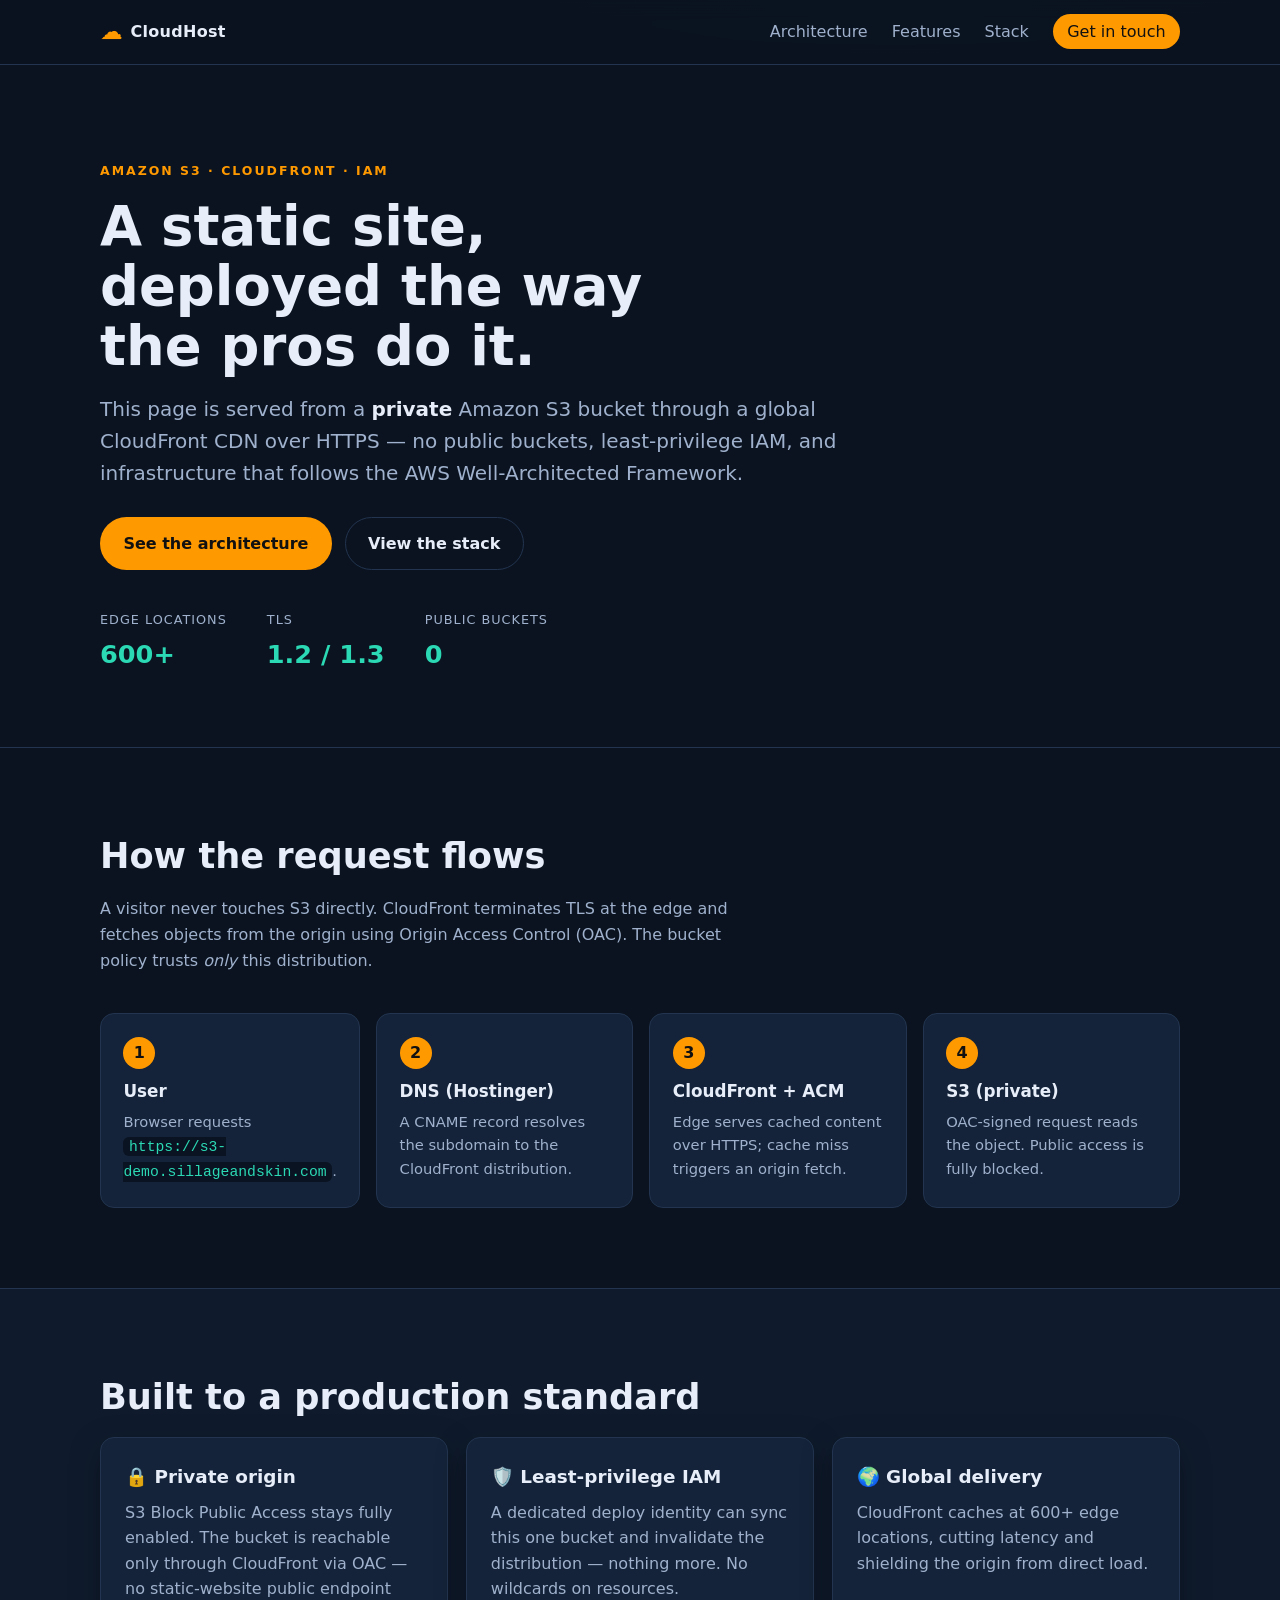
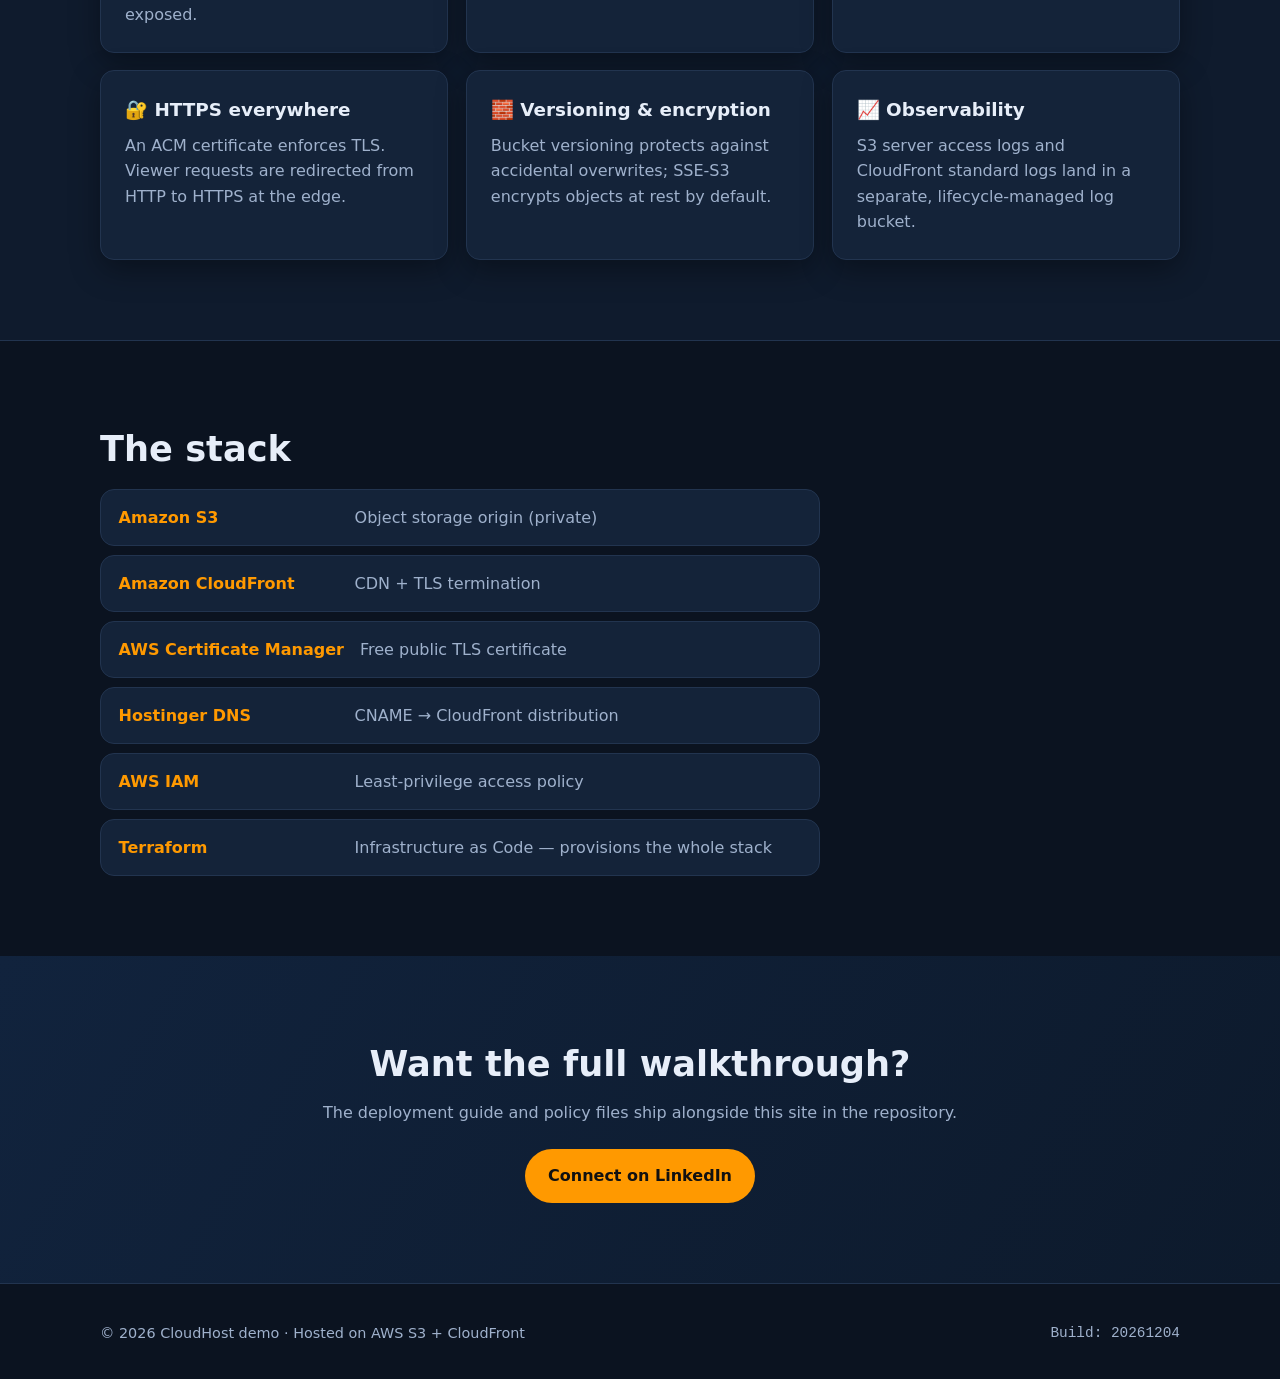
<file: website/index.html>
<!DOCTYPE html>
<html lang="en">
<head>
  <meta charset="UTF-8" />
  <meta name="viewport" content="width=device-width, initial-scale=1.0" />
  <meta name="theme-color" content="#0b1320" />

  <!-- SEO -->
  <title>CloudHost — Static Site on AWS S3 + CloudFront</title>
  <meta name="description" content="A production-grade static website hosted on Amazon S3 and delivered globally through CloudFront with HTTPS, least-privilege IAM, and Origin Access Control." />
  <meta name="author" content="Curve Digital Solutions" />
  <link rel="canonical" href="https://s3-demo.sillageandskin.com/" />

  <!-- Open Graph (social previews) -->
  <meta property="og:type" content="website" />
  <meta property="og:title" content="CloudHost — Static Site on AWS S3 + CloudFront" />
  <meta property="og:description" content="Production-grade static hosting on AWS: private S3 origin, CloudFront CDN, HTTPS, and least-privilege IAM." />
  <meta property="og:image" content="https://s3-demo.sillageandskin.com/assets/og-image.svg" />
  <meta property="og:url" content="https://s3-demo.sillageandskin.com/" />

  <!-- Icons & styles -->
  <link rel="icon" type="image/svg+xml" href="assets/favicon.svg" />
  <link rel="preload" href="css/styles.css" as="style" />
  <link rel="stylesheet" href="css/styles.css" />
</head>
<body>
  <a class="skip-link" href="#main">Skip to content</a>

  <header class="site-header" id="top">
    <nav class="nav container" aria-label="Primary">
      <a class="brand" href="#top">
        <span class="brand__mark" aria-hidden="true">☁</span>
        <span class="brand__name">CloudHost</span>
      </a>
      <button class="nav__toggle" aria-expanded="false" aria-controls="nav-links" aria-label="Toggle navigation">
        <span></span><span></span><span></span>
      </button>
      <ul class="nav__links" id="nav-links">
        <li><a href="#architecture">Architecture</a></li>
        <li><a href="#features">Features</a></li>
        <li><a href="#stack">Stack</a></li>
        <li><a class="nav__cta" href="#contact">Get in touch</a></li>
      </ul>
    </nav>
  </header>

  <main id="main">
    <!-- HERO -->
    <section class="hero">
      <div class="container hero__inner">
        <p class="eyebrow">Amazon S3 · CloudFront · IAM</p>
        <h1 class="hero__title">A static site, deployed the way the&nbsp;pros do it.</h1>
        <p class="hero__lead">
          This page is served from a <strong>private</strong> Amazon S3 bucket through a
          global CloudFront CDN over HTTPS — no public buckets, least-privilege IAM, and
          infrastructure that follows the AWS Well-Architected Framework.
        </p>
        <div class="hero__actions">
          <a class="btn btn--primary" href="#architecture">See the architecture</a>
          <a class="btn btn--ghost" href="#stack">View the stack</a>
        </div>
        <dl class="hero__stats">
          <div><dt>Edge locations</dt><dd>600+</dd></div>
          <div><dt>TLS</dt><dd>1.2 / 1.3</dd></div>
          <div><dt>Public buckets</dt><dd>0</dd></div>
        </dl>
      </div>
    </section>

    <!-- ARCHITECTURE -->
    <section class="section" id="architecture">
      <div class="container">
        <h2 class="section__title">How the request flows</h2>
        <p class="section__intro">
          A visitor never touches S3 directly. CloudFront terminates TLS at the edge and
          fetches objects from the origin using Origin Access Control (OAC). The bucket
          policy trusts <em>only</em> this distribution.
        </p>

        <ol class="flow" aria-label="Request flow">
          <li class="flow__step">
            <span class="flow__num">1</span>
            <h3>User</h3>
            <p>Browser requests <code>https://s3-demo.sillageandskin.com</code>.</p>
          </li>
          <li class="flow__step">
            <span class="flow__num">2</span>
            <h3>DNS (Hostinger)</h3>
            <p>A CNAME record resolves the subdomain to the CloudFront distribution.</p>
          </li>
          <li class="flow__step">
            <span class="flow__num">3</span>
            <h3>CloudFront + ACM</h3>
            <p>Edge serves cached content over HTTPS; cache miss triggers an origin fetch.</p>
          </li>
          <li class="flow__step">
            <span class="flow__num">4</span>
            <h3>S3 (private)</h3>
            <p>OAC-signed request reads the object. Public access is fully blocked.</p>
          </li>
        </ol>
      </div>
    </section>

    <!-- FEATURES -->
    <section class="section section--alt" id="features">
      <div class="container">
        <h2 class="section__title">Built to a production standard</h2>
        <div class="grid">
          <article class="card">
            <h3>🔒 Private origin</h3>
            <p>S3 Block Public Access stays fully enabled. The bucket is reachable only through CloudFront via OAC — no static-website public endpoint exposed.</p>
          </article>
          <article class="card">
            <h3>🛡️ Least-privilege IAM</h3>
            <p>A dedicated deploy identity can sync this one bucket and invalidate the distribution — nothing more. No wildcards on resources.</p>
          </article>
          <article class="card">
            <h3>🌍 Global delivery</h3>
            <p>CloudFront caches at 600+ edge locations, cutting latency and shielding the origin from direct load.</p>
          </article>
          <article class="card">
            <h3>🔐 HTTPS everywhere</h3>
            <p>An ACM certificate enforces TLS. Viewer requests are redirected from HTTP to HTTPS at the edge.</p>
          </article>
          <article class="card">
            <h3>🧱 Versioning &amp; encryption</h3>
            <p>Bucket versioning protects against accidental overwrites; SSE-S3 encrypts objects at rest by default.</p>
          </article>
          <article class="card">
            <h3>📈 Observability</h3>
            <p>S3 server access logs and CloudFront standard logs land in a separate, lifecycle-managed log bucket.</p>
          </article>
        </div>
      </div>
    </section>

    <!-- STACK -->
    <section class="section" id="stack">
      <div class="container">
        <h2 class="section__title">The stack</h2>
        <ul class="stack">
          <li><span class="stack__svc">Amazon S3</span><span>Object storage origin (private)</span></li>
          <li><span class="stack__svc">Amazon CloudFront</span><span>CDN + TLS termination</span></li>
          <li><span class="stack__svc">AWS Certificate Manager</span><span>Free public TLS certificate</span></li>
          <li><span class="stack__svc">Hostinger DNS</span><span>CNAME &rarr; CloudFront distribution</span></li>
          <li><span class="stack__svc">AWS IAM</span><span>Least-privilege access policy</span></li>
          <li><span class="stack__svc">Terraform</span><span>Infrastructure as Code &mdash; provisions the whole stack</span></li>
        </ul>
      </div>
    </section>

    <!-- CONTACT -->
    <section class="section section--cta" id="contact">
      <div class="container cta">
        <h2>Want the full walkthrough?</h2>
        <p>The deployment guide and policy files ship alongside this site in the repository.</p>
        <a class="btn btn--primary" href="https://www.linkedin.com/" rel="noopener" target="_blank">Connect on LinkedIn</a>
      </div>
    </section>
  </main>

  <footer class="site-footer">
    <div class="container footer__inner">
      <p>&copy; <span id="year">2026</span> CloudHost demo · Hosted on AWS S3 + CloudFront</p>
      <p class="footer__meta">Build: <span id="build-id">static</span></p>
    </div>
  </footer>

  <script src="js/main.js" defer></script>
</body>
</html>
</file>
<file: website/css/styles.css>
/* =========================================================
   CloudHost — styles.css
   Design tokens, layout, and components for a static site.
   ========================================================= */

:root {
  --bg:        #0b1320;
  --bg-alt:    #0f1b2d;
  --surface:   #142339;
  --border:    #22344f;
  --text:      #e7eef9;
  --muted:     #9fb1cc;
  --brand:     #ff9900;     /* AWS orange */
  --brand-2:   #4d9fff;
  --accent:    #2bd9b4;
  --radius:    14px;
  --maxw:      1120px;
  --shadow:    0 10px 30px rgba(0, 0, 0, .35);
  --transition: .2s ease;
}

* { box-sizing: border-box; }

html { scroll-behavior: smooth; }

body {
  margin: 0;
  font-family: "Segoe UI", system-ui, -apple-system, Roboto, Helvetica, Arial, sans-serif;
  color: var(--text);
  background: radial-gradient(1200px 600px at 70% -10%, #16294780 0%, transparent 60%), var(--bg);
  line-height: 1.6;
  -webkit-font-smoothing: antialiased;
}

img { max-width: 100%; display: block; }

a { color: var(--brand-2); text-decoration: none; }
a:hover { text-decoration: underline; }

.container {
  width: 100%;
  max-width: var(--maxw);
  margin-inline: auto;
  padding-inline: 1.25rem;
}

/* Accessibility */
.skip-link {
  position: absolute;
  left: -999px;
  top: 0;
  background: var(--brand);
  color: #111;
  padding: .6rem 1rem;
  border-radius: 0 0 var(--radius) 0;
  z-index: 100;
}
.skip-link:focus { left: 0; }

:focus-visible {
  outline: 3px solid var(--brand-2);
  outline-offset: 2px;
  border-radius: 6px;
}

/* ---------- Header / Nav ---------- */
.site-header {
  position: sticky;
  top: 0;
  z-index: 50;
  background: rgba(11, 19, 32, .85);
  backdrop-filter: blur(10px);
  border-bottom: 1px solid var(--border);
}

.nav {
  display: flex;
  align-items: center;
  justify-content: space-between;
  min-height: 64px;
}

.brand { display: flex; align-items: center; gap: .5rem; color: var(--text); font-weight: 700; }
.brand:hover { text-decoration: none; }
.brand__mark { color: var(--brand); font-size: 1.4rem; }
.brand__name { letter-spacing: .3px; }

.nav__links {
  list-style: none;
  display: flex;
  gap: 1.5rem;
  margin: 0;
  padding: 0;
  align-items: center;
}
.nav__links a { color: var(--muted); font-weight: 500; }
.nav__links a:hover { color: var(--text); text-decoration: none; }

.nav__cta {
  background: var(--brand);
  color: #111 !important;
  padding: .5rem .9rem;
  border-radius: 999px;
  font-weight: 600;
}
.nav__cta:hover { filter: brightness(1.05); }

.nav__toggle {
  display: none;
  flex-direction: column;
  gap: 5px;
  background: none;
  border: 0;
  cursor: pointer;
  padding: .4rem;
}
.nav__toggle span {
  width: 24px; height: 2px; background: var(--text); border-radius: 2px; transition: var(--transition);
}

/* ---------- Hero ---------- */
.hero {
  padding: clamp(3rem, 8vw, 6rem) 0 clamp(2.5rem, 6vw, 4.5rem);
  border-bottom: 1px solid var(--border);
}
.eyebrow {
  text-transform: uppercase;
  letter-spacing: 2px;
  font-size: .78rem;
  color: var(--brand);
  font-weight: 700;
  margin: 0 0 1rem;
}
.hero__title {
  font-size: clamp(2rem, 5.5vw, 3.4rem);
  line-height: 1.1;
  margin: 0 0 1rem;
  max-width: 16ch;
}
.hero__lead {
  font-size: clamp(1.05rem, 2vw, 1.25rem);
  color: var(--muted);
  max-width: 60ch;
  margin: 0 0 1.8rem;
}
.hero__lead strong { color: var(--text); }

.hero__actions { display: flex; flex-wrap: wrap; gap: .8rem; margin-bottom: 2.5rem; }

.hero__stats {
  display: flex;
  flex-wrap: wrap;
  gap: 2.5rem;
  margin: 0;
}
.hero__stats div { margin: 0; }
.hero__stats dt { color: var(--muted); font-size: .8rem; text-transform: uppercase; letter-spacing: 1px; }
.hero__stats dd { margin: .2rem 0 0; font-size: 1.6rem; font-weight: 700; color: var(--accent); }

/* ---------- Buttons ---------- */
.btn {
  display: inline-block;
  padding: .8rem 1.4rem;
  border-radius: 999px;
  font-weight: 600;
  transition: var(--transition);
  border: 1px solid transparent;
}
.btn:hover { text-decoration: none; transform: translateY(-1px); }
.btn--primary { background: var(--brand); color: #111; }
.btn--primary:hover { filter: brightness(1.05); }
.btn--ghost { border-color: var(--border); color: var(--text); }
.btn--ghost:hover { border-color: var(--brand-2); }

/* ---------- Sections ---------- */
.section { padding: clamp(3rem, 7vw, 5rem) 0; }
.section--alt { background: var(--bg-alt); border-block: 1px solid var(--border); }
.section__title { font-size: clamp(1.6rem, 3.5vw, 2.2rem); margin: 0 0 .75rem; }
.section__intro { color: var(--muted); max-width: 65ch; margin: 0 0 2.5rem; }

/* ---------- Flow ---------- */
.flow {
  list-style: none;
  margin: 0;
  padding: 0;
  display: grid;
  gap: 1rem;
  grid-template-columns: repeat(4, 1fr);
}
.flow__step {
  background: var(--surface);
  border: 1px solid var(--border);
  border-radius: var(--radius);
  padding: 1.4rem;
  position: relative;
}
.flow__num {
  display: inline-grid;
  place-items: center;
  width: 32px; height: 32px;
  border-radius: 999px;
  background: var(--brand);
  color: #111;
  font-weight: 700;
  margin-bottom: .6rem;
}
.flow__step h3 { margin: 0 0 .3rem; font-size: 1.05rem; }
.flow__step p { margin: 0; color: var(--muted); font-size: .92rem; }
.flow__step code { background: #0a1322; padding: .1rem .35rem; border-radius: 6px; color: var(--accent); }

/* ---------- Cards grid ---------- */
.grid {
  display: grid;
  gap: 1.1rem;
  grid-template-columns: repeat(3, 1fr);
}
.card {
  background: var(--surface);
  border: 1px solid var(--border);
  border-radius: var(--radius);
  padding: 1.5rem;
  box-shadow: var(--shadow);
  transition: var(--transition);
}
.card:hover { transform: translateY(-3px); border-color: var(--brand-2); }
.card h3 { margin: 0 0 .5rem; font-size: 1.15rem; }
.card p { margin: 0; color: var(--muted); }

/* ---------- Stack list ---------- */
.stack { list-style: none; margin: 0; padding: 0; display: grid; gap: .6rem; max-width: 720px; }
.stack li {
  display: flex;
  flex-wrap: wrap;
  gap: .5rem 1rem;
  align-items: baseline;
  padding: .9rem 1.1rem;
  background: var(--surface);
  border: 1px solid var(--border);
  border-radius: var(--radius);
}
.stack__svc { font-weight: 700; color: var(--brand); min-width: 220px; }
.stack li span:last-child { color: var(--muted); }

/* ---------- CTA ---------- */
.section--cta { background: linear-gradient(120deg, #11233d, #0d1a2c); }
.cta { text-align: center; }
.cta h2 { font-size: clamp(1.6rem, 4vw, 2.2rem); margin: 0 0 .5rem; }
.cta p { color: var(--muted); margin: 0 0 1.5rem; }

/* ---------- Footer ---------- */
.site-footer { border-top: 1px solid var(--border); padding: 1.5rem 0; }
.footer__inner { display: flex; flex-wrap: wrap; gap: .5rem; justify-content: space-between; color: var(--muted); font-size: .9rem; }
.footer__meta { font-family: ui-monospace, "Cascadia Code", Consolas, monospace; }

/* ---------- Responsive ---------- */
@media (max-width: 860px) {
  .flow { grid-template-columns: repeat(2, 1fr); }
  .grid { grid-template-columns: repeat(2, 1fr); }
}

@media (max-width: 640px) {
  .nav__toggle { display: flex; }
  .nav__links {
    position: absolute;
    top: 64px; left: 0; right: 0;
    flex-direction: column;
    gap: 0;
    background: var(--bg-alt);
    border-bottom: 1px solid var(--border);
    max-height: 0;
    overflow: hidden;
    transition: max-height .25s ease;
  }
  .nav__links.open { max-height: 320px; }
  .nav__links li { width: 100%; }
  .nav__links a { display: block; padding: .9rem 1.25rem; width: 100%; }
  .nav__cta { border-radius: 0; text-align: center; }
  .flow, .grid { grid-template-columns: 1fr; }
  .stack__svc { min-width: auto; }
}

/* Respect reduced-motion preferences */
@media (prefers-reduced-motion: reduce) {
  html { scroll-behavior: auto; }
  * { transition: none !important; }
}
</file>
